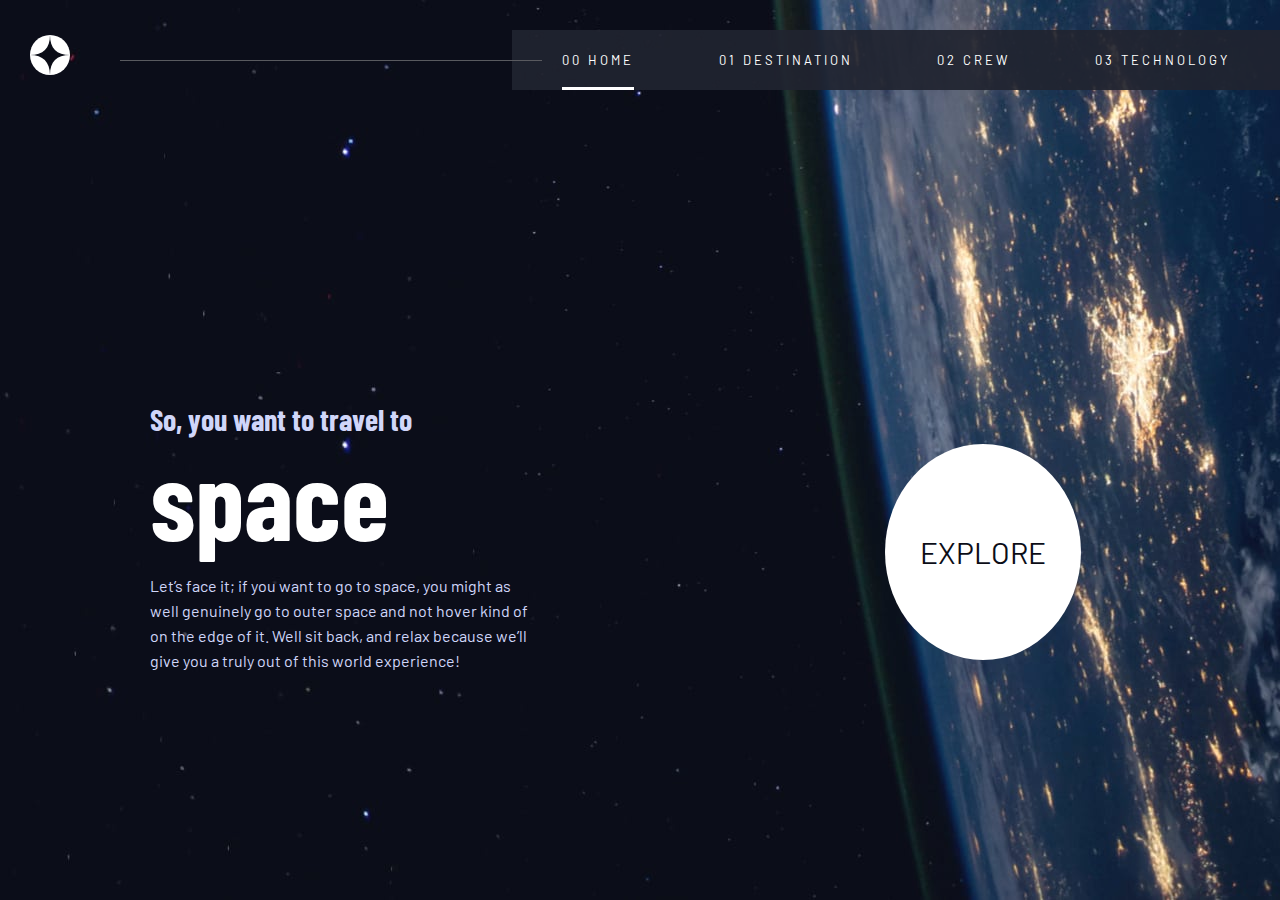
<file: index.html>
<!DOCTYPE html>
<html lang="en">
<head>
  <meta charset="UTF-8">
  <meta name="viewport" content="width=device-width, initial-scale=1.0">

  <link rel="icon" type="image/png" sizes="32x32" href="./images/favicon-32x32.png">
  
  <link rel="stylesheet" href="https://cdnjs.cloudflare.com/ajax/libs/font-awesome/6.0.0-beta3/css/all.min.css"/>

  <link rel="preconnect" href="https://fonts.googleapis.com">
  <link rel="preconnect" href="https://fonts.gstatic.com" crossorigin>
  <link href="https://fonts.googleapis.com/css2?family=Barlow+Condensed:wght@200;500;600&family=Barlow:wght@200&family=Bellefair&family" rel="stylesheet">
  
  <link rel="stylesheet" href="styles.css">

  <title>Frontend Mentor | Space tourism website</title>
</head>
<body>
  <div class="main-page">
    <header>
      <!-- nav header -->
      <div class="logo-container">
        <img src="./images/shared/logo.svg" class="logo" alt="logo"/>

        <img src="./images/shared/icon-hamburger.svg" class="hamburger-open">
      </div>

      <div class="line"></div>
      
      <nav class="nav">
        <!-- menu-links -->
        <img src="./images/shared/icon-close.svg" class="hamburger-close">

        <ul class="menu">
          <li>
            <a class="menu-link home-menu active-menu-link" data-id="home"><span class="menu-numbers">00</span> Home</a>
          </li>
          <li>
            <a class="menu-link dest-menu" data-id="destination"><span class="menu-numbers">01</span> Destination</a>
          </li>
          <li>
            <a class="menu-link" data-id="crew"><span class="menu-numbers">02</span> Crew</a>
          </li>
          <li>
            <a class="menu-link" data-id="technology"><span class="menu-numbers">03</span> Technology</a>
          </li>
        </ul>
      </nav>   
    </header>

    <section class="home-section page active-page" id="home">   
      <div class="home-page-contents">
        <section class="home-contents">
          <div class="about-space__container">
            <header class="about-space__titles">
              <div class="title-intro">
                <h5>So, you want to travel to</h5>
              </div>
            </header>

            <div class="title-space">
              <h1>space</h1>
            </div>

            <article class="explore-text">
              <p>Let’s face it; if you want to go to space, you might as well genuinely go to outer space and not hover kind of on the edge of it. Well sit back, and relax because we’ll give you a truly out of this world experience!</p>
            </article>
          </div>
        
          <!-- <div class="explore-container"> -->
          <div class="explore-link-div">
            <a href="#destination" class="explore">Explore</a>
          </div>
        </section>
      </div>
    </section>

    <!--********************DESTINTATION SECTION*******************-->
    <section class="destination-section page" id="destination">
      <div class="dest-page-contents">
        <header class="dest-header-section">
          <h5 class="dest-page-title">
            <span class="dest-page-title_number">01</span>
            pick your destination
          </h5>
        </header>
        
        <section class="destination-contents"> <!--Parent-->
          
          <!-- Planet-Moon -->
          <div class="planet-content active-planet-content"> <!--planet1-->
            <div class="dest-image_container">
              <!-- <picture>
                <source type="image/webp" srcset="./images/destination/image-moon.png" 280w> 
              </picture> -->

              <img src="./images/destination/image-moon.png" class="planet-image" alt="image of moon"/>
            </div>
            
            <article class="dest-article-container">
              <div class="planet-menu-container">
                <a class="planet-menu planet-moon active-planet-menu">Moon</a>
                <a class="planet-menu planet-mars">Mars</a>
                <a class="planet-menu planet-europa">Europa</a>
                <a class="planet-menu planet-titan">Titan</a>
              </div>
              
              <h1 class="dest-planet-title">moon</h1>
              <p class="dest-planet-text">
                See our planet as you’ve never seen it before. A perfect relaxing trip away to help regain perspective and come back refreshed. While you’re there, take in some history by visiting the Luna 2 and Apollo 11 landing sites.
              </p>

              <div class="dest-horizontal-line"></div>
      
              <div class="dest-measurement_contianer">
                <div class="dest-distance_container">
                  <h5 class="dest-title-distance">AVG. DISTANCE</h5>
                  <h2 class="dest-km">384,400 km</h2>
                </div>
              
                <div class="dest-time_container">
                  <h5 class="dest-travel-time">EST. TRAVEL TIME</h5>
                  <h2 class="dest-travel-duration">3 Days</h2>
                </div>
              </div>
            </article>
          </div>
        </section>
      </div>
    </section>

    <!--********************CREW SECTION*******************-->
    <section class="crew-section page" id="crew">
      <div class="crew-page-contents">
        <header class="crew-page-header">
          <h5 class="crew-page-title">
            <span class="crew-page-title_number">02</span>
            Meet Your Crew
          </h5>
        </header>

        <div class="crew-slider_container">
          <div class="crew-image_container">
            <!--<picture>
              <source type="image/webp" srcset="./images/crew/image-douglas-hurley.webp" 280w>
            </picture>--> 

            <img src="./images/crew/image-douglas-hurley.png" alt="image of a crew member" class="crew-img"/>
          </div>

          <div class="crew-contents">
            <div class="crew-btns_container">
              <button class="crew-btn crew-btn1 active-crew"></button>
              <button class="crew-btn crew-btn2"></button>
              <button class="crew-btn crew-btn3"></button>
              <button class="crew-btn crew-btn4"></button>
            </div>
      
            <div class="crew-text_container">
              <h3 class="crew-title">Commander</h3>
              <h2 class="crew-name">Douglas Hurley</h2>
              <p class="crew-text">
                Douglas Gerald Hurley is an American engineer, former Marine Corps pilot and former NASA astronaut. He launched into space for the third time as commander of Crew Dragon Demo-2.
              </p>
            </div>  
          </div>
        </div>
      </div>
    </section>

    <!--********************TECHNOLOGY SECTION*******************-->
    <section class="technology-section page" id="technology">
      <div class="tech-page-contents">
        <div class="tech-page-title_container">
          <h5 class="tech-page-title">
            <span class="tech-page-title_number">03</span>
            Space Launch 101
          </h5>
        </div>

        <div class="technology-slider_container">
          <div  class="technology-image_container">
            <img  class="tech-image">
          </div>

          <div class="technology-contents">
            <div class="tech-btns_container">
              <button class="tech-btn tech-btn1 active-technology">1</button>
              <button class="tech-btn tech-btn2 ">2</button>
              <button class="tech-btn tech-btn3 ">3</button>
            </div>
      
            <div class="technology-text_container">
              <h3 class="technology-title">The Terminology...</h3>
              <h2 class="technology-name">Launch vehicle</h2>
              <p class="technology-text">
                A launch vehicle or carrier rocket is a rocket-propelled vehicle used to carry a 
                payload from Earth's surface to space, usually to Earth orbit or beyond. Our 
                WEB-X carrier rocket is the most powerful in operation. Standing 150 metres tall, 
                it's quite an awe-inspiring sight on the launch pad!
              </p>
            </div>  
          </div>
        </div>
      </div>
    </section>
  </div>
  <script src="script.js"></script>
</body>
</html>
</file>
<file: styles.css>
*,
*::after,
*::before{
    margin: 0;
    padding: 0;
    box-sizing: inherit; 
}

html{
    font-size: 62.5%; 
}

body{
    box-sizing: border-box;
    font-family: 'Barlow', sans-serif;
    position: relative;
}

.home-section{
    position: absolute;
    top: 0;
    width: 100%;
    min-height: 100vh;
    background-image: url("./images/home/background-home-mobile.jpg");
    background-repeat: no-repeat;
    background-size: cover;
}

fonts{
    font-family: 'Barlow', sans-serif;
    font-family: 'Barlow Condensed', sans-serif;
    font-family: 'Bellefair', serif;
}


/**********Header-items**********/
.logo-container {
    display: flex;
    align-items: center;
    justify-content: space-between;
    padding: 2rem;
}

.logo{
    height: 4rem;
    z-index: 1;
}

.hamburger-open,
.hamburger-close{
    height: 2.3rem;
    z-index: 1;
    cursor: pointer;
}

.hamburger-close{
    position: absolute;
    right: 0;
    margin: 2rem;
}

/* for harmburger-svg Hover */
.hamburger-open:hover,
.hamburger-close:hover{
    transition: all 0.3s linear;
    filter: brightness(0) invert(1);
}

/********menu section********/
.main-page{
    width: 100%;
    min-height: 100vh;
    position: relative;
}

.nav {
    width: 65%;
    height: 0;
    overflow: hidden;
    position: absolute;
    right: 0;
    top: 0;
    transition: all .3s ease;
    background-color: rgba(51, 55, 70, .92);
    z-index: 1;
}

/* for JavaScript */
.show-nav{
    height: 100%;  
}

/* Js end */

.menu {
    padding-left: 1.5rem;
    margin-top: 8rem;
}

.menu li{
    /* width: 90%; */
    margin-top: 2rem;
    list-style-type: none;
}

.menu-link { 
    position: relative;
    text-decoration: none;
    color: #ffffff;
    font-size: 1.3rem;
    text-transform: uppercase;
    line-height: 1.6rem;
    display: block;
    padding: 1rem .2rem; 
    letter-spacing: .3rem;
    cursor: pointer;
}

.menu-link:hover {
    transition: all .3s ease-in; 
}


.active-menu-link::after{
    content: '';
    position: absolute;
    width: 100%;
    height: 0.3rem;
    left: 0;
    bottom: 0;
    background-color: #ffffff;
}

.menu-link:hover::after{
    content: '';
    position: absolute;
    width: 100%;
    height: 0.3rem;
    left: 0;
    bottom: 0; 
    background-color: #ffffff;
}

/******home-contents*******/

.home-contents{
    padding: 1rem;
    margin-top: 5rem;
    text-align: center;
}

.title-intro h5{
    color: #d0d6f9;
    font-size: 2rem;
    margin-top: 2rem;
    line-height: 4.75px;
    font-family: 'Barlow Condensed', sans-serif;
}

.title-space h1{
    margin: 4rem 0;
    color: #ffffff;
    font-size: 8rem ;
    font-family: 'Barlow Condensed', sans-serif;
}

.explore-text{
    padding: 0 .2rem;
}

.explore-text p{
    color: #d0d6f9;
    font-size: 1.4rem;
    line-height: 1.6;
}

.explore-link-div{
    width: 95%;
    height: 18rem;
    padding: .5rem;
    position: relative;
}
.explore-link-div a{
    font-size: 2rem;
    margin-top: 1rem;
    color: #0b0d17;
    text-decoration: none;
    text-transform: uppercase;
    padding: 6rem 3rem;
    border-radius: 100%;
    position: absolute;
    top: 50%;
    left: 50%;
    transform: translate(-50%, -50%);
    background-color: #ffffff;
} 

.explore-link-div a:hover{
    background-color: #d0d6f9;
    transition: all .3s linear;
}

/************DESTINATION-SECTION***********/
.destination-section{
    position: absolute;
    top: 0;
    width: 100%;
    min-height: 100vh;
    padding: 3rem 0;
    font-family: 'Barlow', sans-serif;
    background-image: url("./images/destination/background-destination-mobile.jpg");
    background-repeat: no-repeat;
    background-size: cover;
}

.dest-page-title{
    color: #ffffff;
    font-size: 1rem; 
    letter-spacing: 3px;
    line-height: 4.75px;
    overflow-wrap: break-word; 
    font-weight: lighter;
    text-transform: uppercase;
    font-family: 'Barlow Condensed', sans-serif;
}

.dest-page-title_number{
    color: #a2a3a8;
    font-size: 1.1rem; 
    letter-spacing: 3px;
}

.dest-image_container{
    padding: 1.5rem;
}

.planet-image{
    width: 16rem;
    height: 16rem;
    margin: 2rem 0 1rem 0;
}

.dest-header-section{
    margin-top: 8rem;
    text-align: center;
}

.planet-menu-container > a:not(:last-child){
    margin: 0 2rem 0 0;
}

.planet-menu{
    color: #a2a3a8;
    text-transform: uppercase;
    font-weight: 500;
    font-size: 1.2rem;
    padding: .7rem 0;
    outline: none;
    border: none;
    cursor: pointer;
    position: relative;
}

.planet-menu:hover {
    color: #ffffff;
}

.planet-menu:hover::after{
    content: '';
    position: absolute;
    width: 70%;
    height: 0.3rem;
    left: 0;
    bottom: 0;
    background-color: #ffffff;
}

.dest-planet-title{
    font-size: 3rem;
    color: #ffffff;
    text-transform: uppercase;
    font-weight: lighter;
    letter-spacing: .5rem;
    margin-bottom: 1rem;
    margin-top: 2rem;
}

.destination-contents,
.dest-image_container{
    display: grid;
    place-items: center;
}

.dest-article-container{
    width: 100%;
    margin: 0 auto;
    text-align: center;
    padding: 2rem;
}

.dest-planet-text{
    color: #a2a3a8;
    font-size: 1.2rem;
    line-height: 1.6rem;
}

.dest-horizontal-line{
    width: 100%; 
    height: .28rem; 
    margin: 2.3rem 0; 
    background-color: rgb(162, 163, 168, .1);
    border-radius: 30%; 
}

.dest-distance_container,
.dest-time_container{
    text-align: center;
}

.dest-title-distance{
    letter-spacing: 2px;
    font-size: 1.1rem;
    color: #a2a3a8;
    font-weight: 200;
    text-transform: uppercase;
}

.dest-km{
    font-weight: 200;
    margin: 1.5rem 0; 
    font-size: 2rem;
    color: #ffffff;
    text-transform: uppercase;
}

.dest-travel-time{
    font-weight: 200;
    font-size: 1.1rem;
    letter-spacing: 2px; 
    color: #a2a3a8;
    text-transform: uppercase;
}

.dest-travel-duration{
    font-weight: 200;
    font-size: 2rem;
    margin-top: 1.5rem; 
    color: #ffffff; 
    text-transform: uppercase;
}

/* For JavaScript */

/* planet menu */
.active-planet-menu::after{
    content: '';
    position: absolute;
    width: 80%;
    height: 0.3rem;
    left: 0;
    bottom: 0;
    background-color: #ffffff;
}

.planet-content{
    display: none;
}

.active-planet-content{
    display: block;
} 

/* for main contents */
.page{
    display: none;
}

.active-page{
    display: block;
}

/* Js end */

/************CREW-SECTION***********/
.crew-section{
    position: absolute;
    top: 0;
    width: 100%;
    min-height: 100vh;
    background-image: url("./images/crew/background-crew-mobile.jpg");
    background-repeat: no-repeat;
    background-size: cover;
    padding: 2rem;
}

.crew-page-header{
    width: 95%;
    margin: 2rem auto 1rem auto; 
    text-align: center;
}

.crew-page-title{
    color: #ffffff;
    font-size: 1.3rem; 
    letter-spacing: 3px;
    line-height: 2rem; /*to help breakword*/
    overflow-wrap: break-word; 
    font-weight: lighter;
    text-transform: uppercase;
    font-family: 'Barlow Condensed', sans-serif;
    margin-top: 7rem;
}

.crew-page-title_number{
    color: #a2a3a8;
    font-size: 1.1rem; 
    letter-spacing: 3px;
}

/* Image-slider */
.crew-image_container{
    margin-top: 3rem;
    display: grid;
    place-items: center;
    border-bottom: 1px solid rgb(162, 163, 168, 0.5);
}

.crew-img{
    width: 22rem;
    height: 25rem;  
}

.crew-btns_container{
    width: 80%;
    margin: 3rem auto 1.5rem;
    display: flex;
    gap: 2rem;
    align-items: center;
    justify-content: center;
}

.crew-btn{
    width: 1.4rem;
    height: 1.4rem;
    border-radius: 50%;
    outline: none;
    border: none;
    user-select: none;
    background-color: #a2a3a8;
    cursor: pointer;
}

.crew-btn:hover{
    background-color: #ffffff;
}

.crew-text_container{
    text-align: center;
    padding: 2rem;
}

.crew-title{
    color: #a2a3a8;
    font-size: 2rem;
    font-weight: 100;
    margin-bottom: 1.5rem;
    text-transform: uppercase;
}

.crew-name{
    font-size: 2.3rem;
    color: #ffffff;
    margin-bottom: 1.3rem;
    text-transform: uppercase;
    font-weight: 200;
}

.crew-text{
    color: #bdc2db;
    font-size: 1.5rem;
    line-height: 2.5rem;
    text-align: center;
}

.active-crew{
    background-color: #ffffff;
}

/************TECHNOLOGY-SECTION***********/
.technology-section{
    position: absolute;
    top: 0;
    width: 100%;
    min-height: 100vh;
    padding: 6rem 0 1rem 0;
    background-image: url("./images/technology/background-technology-mobile.jpg");
    background-repeat: no-repeat;
    background-size: cover;
}

.tech-page-title_container{
    width: 95%;
    margin: 3rem auto 0rem auto; 
    text-align: center;
}

.tech-page-title{
    color: #ffffff;
    font-size: 1.5rem; 
    letter-spacing: 3px;
    line-height: 2rem; 
    overflow-wrap: break-word; 
    font-weight: lighter;
    text-transform: uppercase;
    font-family: 'Barlow Condensed', sans-serif;
}

.tech-page-title_number{
    color: #a2a3a8;
    font-size: 1.1rem; 
    letter-spacing: 3px;
}

/* Image-slider */

.technology-image_container{
    width: 100%;
    height: 28rem;
    margin-top: 3rem;
    background-image: url('images/technology/image-launch-vehicle-landscape.jpg');
    background-size: cover;
    background-repeat: no-repeat;
    background-position: center center;
}

.tech-btns_container{
    width: 80%;
    margin: 3rem auto 1.5rem;
    display: flex;
    gap: 2rem;
    align-items: center;
    justify-content: center;
}

.tech-btn{
    width: 3.5rem;
    height: 3.5rem;
    border-radius: 50%;
    font-size: 1.5rem;
    color: #ffffff;
    outline: none;
    user-select: none;
    border: none;
    background-color: transparent;
    border: 1px solid rgb(162, 163, 168, 0.5);
    cursor: pointer;
}

.tech-btn:hover{
    color: #000000;
    background-color: #ffffff;
}

.technology-text_container{
    text-align: center;
    padding: 2rem 2.5rem 0 2.5rem;
}

.technology-title{
    color: #a2a3a8;
    font-size: 1.5rem;
    font-weight: 100;
    margin-bottom: 1.5rem;
    text-transform: uppercase;
    letter-spacing: 2px;
}

.technology-name{
    font-size: 2.3rem;
    color: #ffffff;
    margin-bottom: 1.3rem;
    text-transform: uppercase;
    font-weight: 200;
}

.technology-text{
    color: #bdc2db;
    font-size: 1.5rem;
    line-height: 2.5rem;
    text-align: center;
}

.active-technology{
    color: #000000;
    background-color: #ffffff;
}

@media screen and (min-width: 390px){
    .menu-link {
        text-decoration: none;
        color: #ffffff;
        font-size: 1.6rem;
    }
    
    .title-intro h5{
        font-size: 3rem;
        margin-top: 5rem;
    }

    .title-space h1{
        font-size: 11rem;
        margin: 5rem 0;
    }

    .explore-text{
        padding: 0 .6rem;
    }
    
    .explore-text p{
        font-size: 2rem;
    }

    .explore-link-div{
        width: 95%;
        height: 25rem;
    }

    /************DESTINATION-SECTION***********/
    .dest-page-title_number,
    .dest-page-title{
        font-size: 1.3rem;
    }

    .planet-image{
        width: 20rem;
        height: 20rem;
        margin: 3rem 0 0 0;
    }
    
    .planet-menu-container{   
        margin: 1rem 0 4rem 0;
    }
    
    .planet-menu-container{   
        margin: 1rem 0 2.5rem 0;
    }

    .planet-menu{
        font-size: 1.5rem;
    }

    .dest-planet-title{
        font-size: 5rem;
    }

    .dest-planet-text{
        font-size: 1.3rem;
        line-height: 2rem;
    }

    .dest-title-distance{
        font-size: 1.5rem;
    }

    .dest-km{
        margin: 2.3rem 0; 
        font-size: 3rem;
    }

    .dest-travel-time{
        font-size: 1.5rem;
    }

    .dest-travel-duration{
        font-size: 3rem;
        margin-top: 3rem;
    }

    /************CREW-SECTION***********/
    .crew-img{
        width: 25rem;
        height: 35rem;
    }

    .crew-title{
        margin-top: 2.5rem;
    }

    /************TECHNOLOGY-SECTION***********/

    .tech-image{
        height: 33rem;
    }

    .technology-title{
        margin-top: 2.5rem;
    }

    .technology-image_container{
        height: 33rem;
        margin-top: 3rem;
    }
}

@media screen and (min-width: 768px){
    .home-section{
        background-image: url("./images/home/background-home-tablet.jpg");
    }

    /*header*/
    .header{
        width: 100%; 
        height: 5rem;
        display: flex; 
        justify-content: space-between; 
        align-items: center; 
    }

    .logo-container{
        padding: 5rem 0 0 3rem;
    }

    /*nav*/
    .hamburger-open,
    .hamburger-close{
        display: none; 
    }

    .menu-numbers{
        display: none;
    }

    .nav{
        width: 60%; 
        height: auto; 
        display: flex; 
        flex-direction: column; 
        align-items: flex-end; 
        justify-content: center; 
        padding: 0;
        transition: none;
        overflow: hidden;
        background-color: rgba(33, 36, 48, 0.92);
    }

    .menu {
        width: 100%; 
        display: flex; 
        justify-content: space-between; 
        align-items: center;
        padding: 0 1.5rem 0 1.5rem;
        margin: 0;
    }

    .menu li{
        margin-top: 0;
    }

    .menu-link {
        font-size: 1.2rem;
        padding: 3.5rem 0;
        line-height: 0;
    }

    .menu-link:hover {
        transition: none; 
    }

    /***********Home*************/
    .home-contents{
        padding: 4.8rem; 
        text-align: center;
        display: flex; 
        justify-content: center; 
        align-items: center; 
        flex-direction: column;
        margin-top: 4rem;
    }

    .title-intro{
        margin-top: 8rem;
    }

    .title-space h1{
        margin: 2rem 0 3rem 0;
        font-size: 15rem;  
    }
    
    .explore-text{
        line-height: 3rem; 
        padding: 0; 
    }

    .explore-text p{   
        font-size: 3rem; 
        line-height: 5rem; 
    }

    .explore-link-div{ 
        margin-top: 2rem; 
    }

    .explore-link-div a{
        font-size: 3rem; 
        padding: 10rem 5rem; 
    }

    /************DESTINATION-SECTION***********/
    .destination-section{
        /* padding-top: 8rem; */
        background-image: url("./images/destination/background-destination-tablet.jpg");
    }

    .dest-page-title{
        margin-top: 14rem;
        font-size: 2rem;
        text-align: left;
        padding-left: 3rem;
    }

    .dest-page-title_number{
        color: #a2a3a8;
        font-size: 2.4rem; 
        letter-spacing: 3px;
    }

    .planet-image{
        width: 25rem;
        height: 25rem;
        margin: 0;
    }

    .dest-image_container{
        margin: 4rem 0 3rem 0;
    }

    .planet-menu-container{
        margin: 1rem 0 5rem 0;
    }

    .planet-menu{
        font-size: 2.6rem;
    }

    .dest-planet-title{
        font-size: 8rem;
        margin-top: 5rem;
    }

    .dest-article-container{
        width: 97%;
        display: grid;
        place-items: center;
    }

    .dest-planet-text{
        font-size: 2.1rem;
        line-height: 4rem;
    }

    .dest-horizontal-line{
        width: 80%;
        height: .3rem; 
        margin: 3rem 0 4rem 0;
    }

    .dest-measurement_contianer{
        width: 50%;
        display: flex;
        justify-content: space-between;
        align-items: center;
    }

    .dest-distance_container,
    .dest-time_container{
        width: 50%;
        height: 20px;
    }

    .dest-km{
        margin: 2rem 0; 
    }

    .dest-travel-time{
        text-transform: uppercase;
    }

    .dest-travel-duration{
        margin-top: 2rem;
    }

    /************CREW-SECTION***********/
    .crew-section{
        background-image: url("./images/crew/background-crew-tablet.jpg");
    }

    .crew-page-header{
        text-align: left;
        margin-top: 3rem;
    }

    .crew-page-title{
        margin-top: 12rem;
    }
        
    .crew-page-title_number{
        font-size: 2rem; 
    }

    .crew-page-title{
        font-size: 2rem;
        font-weight: 600; 
    }

    /* .crew-slider_container, */
    .crew-contents{
        display: flex;
        flex-direction: column-reverse;
    }

    .crew-image_container{
        height: 100%;
        border-bottom: none;
        padding-bottom: 0;
    }

    .crew-img{
        width: 45rem;
        height: 45rem;
        position: absolute;
        bottom: 0;
        left: 50%;
        transform: translateX(-50%);
    }

    .crew-title{
        margin-top: 3rem;
        font-size: 3rem;
    }

    .crew-name{
        font-size: 4rem;
    }

    .crew-text{
        width: 90%;
        margin: 0 auto;
        font-size: 2rem;
        line-height: 3.5rem;
    }

    .crew-btns_container{
        margin-top: 1rem;
    }

    /************TECHNOLOGY-SECTION***********/
    .technology-section{
        background-image: url("./images/technology/background-technology-tablet.jpg");
    }

    .tech-page-title_container{
        text-align: left;
        margin-top: 3rem;
    }
        
    .tech-page-title_number{
        font-size: 2rem; 
    }

    .tech-page-title{
        font-size: 2rem;
        font-weight: 600;
        margin-top: 7rem; 
    }

    .technology-image_container{
        height: 40rem;
        margin-top: 5rem;
    }

    .tech-btn{
        width: 4.5rem;
        height: 4.5rem;
        margin-top: .5rem;
    }

    .technology-title{
        margin-top: 3rem;
        font-size: 2.5rem;
    }

    .technology-name{
        font-size: 4rem;
    }

    .technology-text_container{
        padding-top: 0;
    }

    .technology-text{
        width: 90%;
        margin: 0 auto;
        font-size: 2rem;
        line-height: 3.5rem;
    }
}

@media screen and (min-width: 992px){
    /*Styles for HOME (Index.html)*/
    .home-section{
        padding: 0;
        background-image: url("./images/home/background-home-desktop.jpg");
    }

    .header{
        position: relative;
    }

    .logo-container{
        width: 7%;
        padding: 3.5rem 0 0 3rem;
    }

    .line{
        width: 33%; 
        height: 1px; 
        z-index: 999; 
        position: absolute;
        top: 6rem;
        left: 12rem;
        background-color: rgb(89, 90, 95);
    }

    .nav{
        padding: 0 5rem; 
        margin-top: 3rem;
    }

    .menu-numbers{
        display: inline-block;
    } 

    .menu{
        min-width: 80%;
        margin: 0 auto;
        padding: 0;
    }

    .menu-link {
        padding: 3rem 0;
        font-size: 1.3rem;
        margin-right: 0;
    }

    .home-page-contents, 
    .dest-page-contents,
    .crew-page-contents,
    .tech-page-contents{
        min-height: 100vh;
        display: flex;
        flex-direction: column;
        align-items: center;
        justify-content: center;
        margin: 0;
    }

    .dest-article-container{
        margin-top: -8rem;
    }

    /*contents*/
    .home-contents{
        width: 100%;
        padding: 0 15rem 0 15rem; 
        text-align: left;
        flex-direction: row;
        justify-content: space-between;
        margin-top: 1rem;
    }

    .title-intro{
        margin-top: 18rem;
    }

    .about-space__container{
        width: 60%; 
        height: auto; 
        padding: 0; 
    } 

    .title-space{
        margin: 1rem 0; 
    }

    .title-space h1{
        font-size: 11rem; 
        margin: .5rem 0; 
    }
   
    .explore-text{
        width: 380px; 
        padding: 0; 
    }

    .explore-text p{   
        font-size: 1.6rem; 
        line-height: 2.5rem;
    }

    .explore-link-div{ 
        width: 30%; 
        height: 30rem; 
        padding: .5rem; 
        margin-top: 12rem; 
        display: flex; 
        flex-direction: column; 
        align-items: center; 
        justify-content: flex-end; 
    }
    .explore-link-div a{
        font-size: 3rem; 
        padding: 9rem 3.5rem; 
        position: relative; 
        top: 0; 
        left: 0; 
        transform: translate(0%, 0%); 
    }

    /************DESTINATION-SECTION***********/
    .destination-section{
        padding: 0 20rem 0 15rem; 
        background-image: url("./images/destination/background-destination-desktop.jpg");
    }

    .destination-contents{
        margin-top: 3rem;
    }

    .dest-header-section{
        margin-top: 0;
        text-align: left;
        margin-left: -80rem;
    }

    .dest-page-title{
        margin-top: 10rem;
        margin-bottom: 1rem;
    }

    .planet-menu-container{
        width: 44.5%;
        text-align: right;
        margin: 0;
        padding-right: 0;
        display: flex;
        align-content: flex-end;
    }

    .planet-menu{
        font-size: 1.3rem;  
    }

    /* For JavaScript */
    .active-planet-content{
        margin-top: 0;
        display: flex;
        gap: 2rem;
        justify-content: space-between;
    }
    /* Js end */

    .dest-image_container{
        width: 50%;
        margin-top: 3rem;
        padding: 1rem;
    }

    .planet-image{
        width: 27rem;
        height: 27rem;
    }

    .destination-contents,
    .dest-image_container{
        display: block;
    }

    .dest-article-container{
        width: 40%;
        text-align: left;
        margin: 0;
        /* padding: 3rem 1rem 1rem 0; */
        padding: 0;
        display: block;
    }

    .dest-planet-title{
        font-size: 5.5rem;
        margin-top: 2rem;
    }

    .dest-planet-text{
        font-size: 1.5rem;
        line-height: 2.5rem;
    }

    .dest-horizontal-line{
        width: 100%;
        margin: 5rem 0 2rem 0;
    }

    .dest-measurement_contianer{
        width: 100%;
    }

    .dest-distance_container,
    .dest-time_container{
        text-align: left;
    }

    .dest-title-distance,
    .dest-travel-time{
        font-size: 1.2rem;
    }

    .dest-km,
    .dest-travel-duration{ 
        font-size: 1.8rem;
        margin-top: 1.5rem
    }

    /************CREW-SECTION***********/
    .crew-section{
        background-image: url("./images/crew/background-crew-desktop.jpg");
        padding: 0 0 0 15rem; /*changed 0 2 0 15 rems*/
    }

    .crew-page-header{
        margin-top: 0; 
    }

    .crew-page-title{
        margin: 10rem 0 0 -1rem;
    } 

    .crew-slider_container{
        display: flex;
        flex-direction: row-reverse;
        justify-content: space-between;
        gap: 2rem;
    }

    .crew-contents{
        flex-basis: 60%;
    }

    .crew-image_container{
        flex-basis: 30%;
    }
    
    .crew-img{
        width: 40rem;
        height: 47rem;
        left: 80%;
        bottom: 0;
    }

    .crew-btns_container{
        width: 100%;
        margin: 3rem 0 0 0;
        justify-content: flex-start;
        padding-left: 2rem;
    }

    .crew-text_container{
        text-align: left;
    }

    .crew-title{
        margin-top: 5rem; 
    }

    .crew-name{
        margin: 1.5rem 0 2.5rem 0;
    }

    .crew-text{
        width: 80%;
        text-align: left;
        margin: 0;
    }

    /************TECHNOLOGY SECTION***********/
    .technology-section{
        background-image: url("./images/technology/background-technology-desktop.jpg");
    }

    .tech-page-title_container{
        margin-top: 13rem;
    }

    .tech-page-title_number,
    .tech-page-title{
        font-size: 2.5rem;
    }

    .technology-section{
        padding: 0 .2rem 0 7rem;
    }

    .technology-slider_container{
        height: auto;
        display: flex;
        gap: 2rem;
        flex-direction: row-reverse;
        justify-content: space-between;
        align-items: center;
    }

    .technology-contents{
        display: flex;
        flex-basis: 65%;
        align-items: center;
        justify-content: center;
    }

    .technology-image_container{
        flex-basis: 30%;
        height: 35rem;
        margin-top: 0;
        background-image: url("images/technology/image-launch-vehicle-portrait.jpg");
    }

    .tech-image{
        height: 100%;
    }

    .tech-btns_container{
        width: 50%;
        margin-top: 0; 
        flex-direction: column;
        justify-content: flex-start;
    }

    .technology-text_container{
        text-align: left;
    }

    .technology-name{
        font-size: 6rem;
        margin: 0;
    }

    .technology-text{
        width: 90%;
        text-align: left;
        margin: 0;
    }
}

@media screen and (min-width: 1024px) and (max-height:600px){

    .destination-section{
        padding: 0 15rem 0 10rem;
    }

    .dest-header-section{
        margin-left: -50rem;
    }
}

@media only screen and (min-width: 1400px){

    /* GLOBAL HEADER STYLES */
    .nav{
        width: 50%;
    }

    .line{
        width: 44%; 
        left: 15rem;
    }

    .menu-link{
        font-size: 2rem;
    }

    /* HOME SECTION */
    
    .home-contents{
        padding-left: 20rem;
    }

    .title-space h1{
        font-size: 15rem;
        margin: 5rem 0;
    }

    .title-intro h5{
        font-size: 5rem;
    }

    .explore-text{
        width: 60rem;
    }

    .explore-text p{
        font-size: 3rem;
        line-height: 5rem;
    }

    .explore-link-div{  
        padding-right: 15rem;
        margin-top: 30rem; 
    }

    .explore-link-div a{
        font-size: 4.5rem; 
        padding: 12rem 4rem;  
    }

    /* DESTINATION SECTION */

    .dest-header-section{
        margin-left: -100rem;
    }

    .dest-page-title,
    .dest-page-title_number{
        font-size: 3rem;
        letter-spacing: 1rem;
        margin-top: 20rem;
    }

    .active-planet-content{
        margin: 0;
        padding: 0;
    }

    .dest-image_container{
        display: flex;
        align-items: center;
        justify-content: center;
    }

    .planet-image{
        width: 52%;
        height: 42rem; 
        margin-top: 4rem; 
    }
        
    .planet-menu{
        font-size: 2rem;
    }
    
    .dest-planet-title{
        font-size: 7rem;
        margin-top: 8rem;
    }

    .dest-article-container{
        width: 34%;
        text-align: left;
        margin: 0;
    }

    .dest-planet-text{
        font-size: 2.5rem;
        line-height: 4.5rem;
    }

    .dest-title-distance,
    .dest-travel-time{
        font-size: 2rem;
    }

    .dest-km,
    .dest-travel-duration{
        font-size: 1.82rem;
    }

    /* CREW SECTION */

    .crew-page-header{
        margin: 0 0 7rem -5rem;
    }

    .crew-page-title_number,
    .crew-page-title,
    .tech-page-title_number,
    .tech-page-title{
        font-size: 3rem;
        letter-spacing: 1rem;
    }

    .crew-text,
    .technology-text{
        width: 60%;
        font-size: 3rem;
        line-height: 4.5rem;
    }

    .crew-btn{
        width: 2rem;
        height: 2rem
    }

    .crew-img{
        width: 70rem;
        height: 75%;
        left: 75%;
    }

    /* TECHNOLOGY SECTION */
    .tech-page-title{
        margin-left: 2.5rem;
    }

    .tech-btns_container{
        gap: 6rem;
    }

    .tech-btn{
        font-size: 2rem;
        width: 7rem;
        height: 7rem;
    }

    .technology-name{
        font-size: 6.5rem;
        margin: 3rem 0;
    }

    .technology-image_container{
        height: 65rem;
    }

}
</file>
